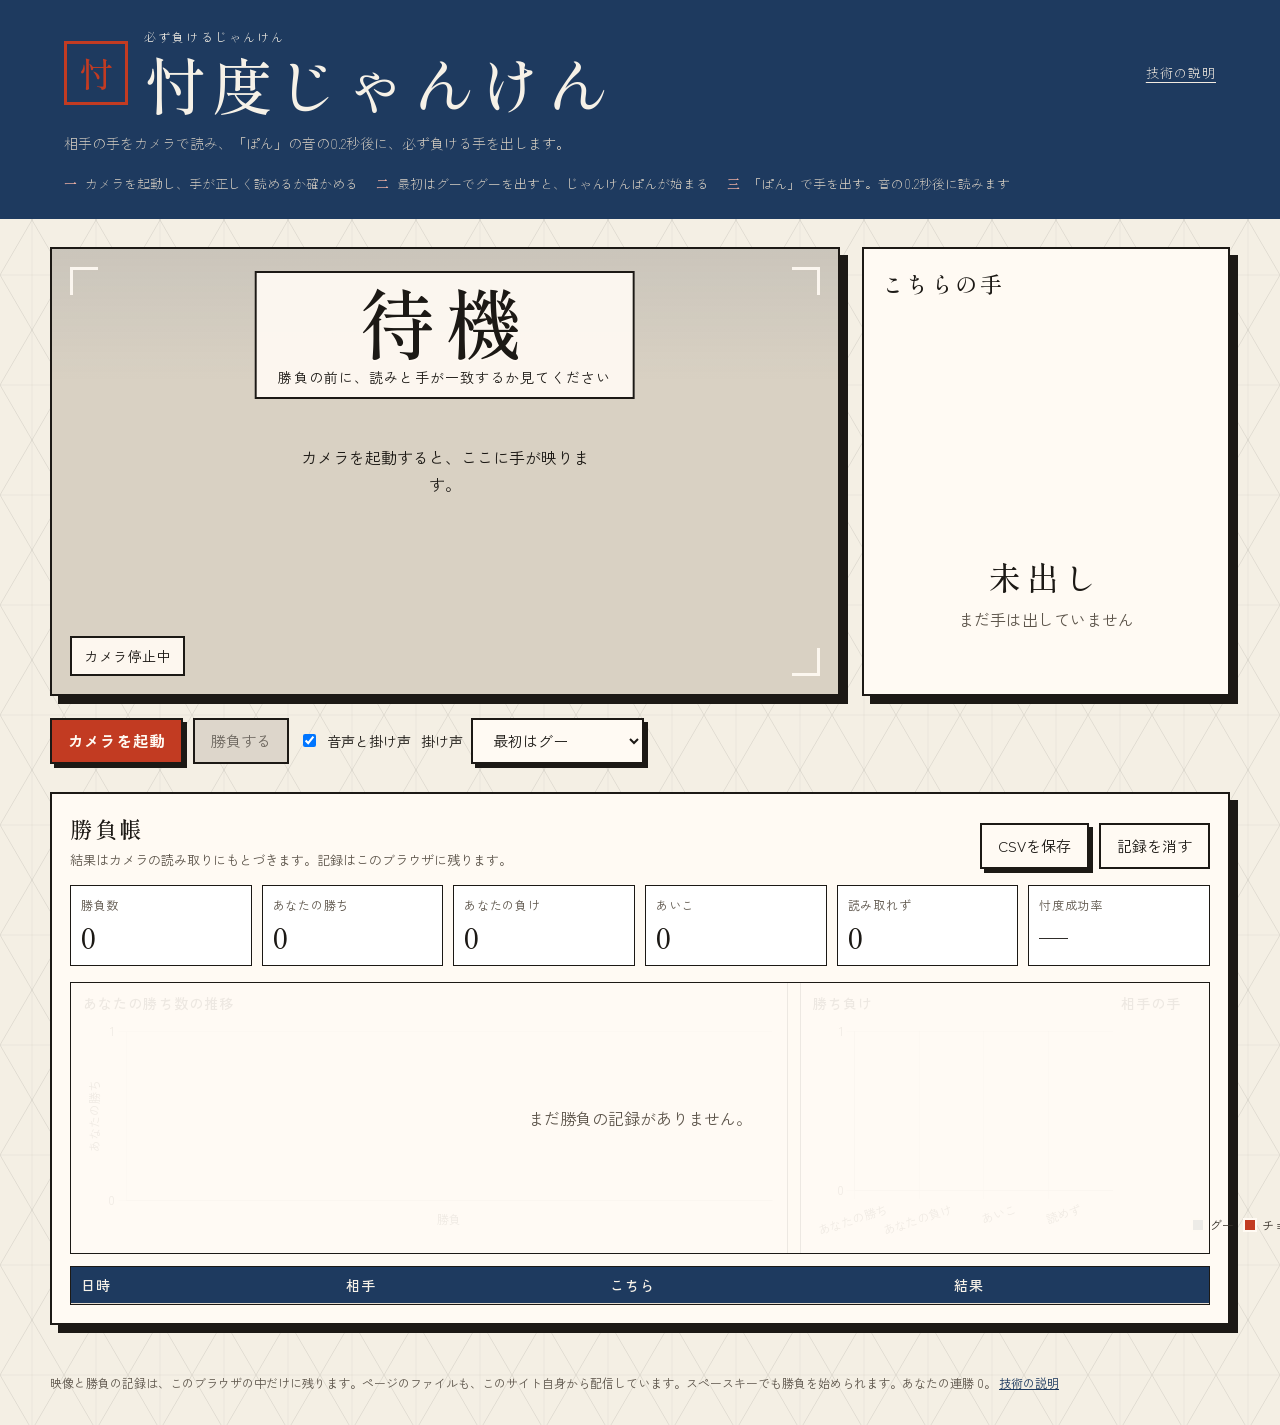
<file: sontaku/index.html>
<!DOCTYPE html>
<html lang="ja">
<head>
  <meta charset="UTF-8">
  <meta name="viewport" content="width=device-width, initial-scale=1">
  <meta name="theme-color" content="#1e3a5f">
  <title>忖度じゃんけん</title>
  <link rel="stylesheet" href="css/fonts.css">
  <link rel="stylesheet" href="css/style.css">
</head>
<body>
  <header class="top">
    <div class="brand">
      <div class="brand-seal" aria-hidden="true">忖</div>
      <div>
        <p class="eyebrow">必ず負けるじゃんけん</p>
        <h1>忖度じゃんけん</h1>
      </div>
      <a class="top-link" href="tech.html">技術の説明</a>
    </div>
    <p class="lede">相手の手をカメラで読み、「ぽん」の音の0.2秒後に、必ず負ける手を出します。</p>
    <ol class="steps">
      <li><span>一</span>カメラを起動し、手が正しく読めるか確かめる</li>
      <li><span>二</span>最初はグーでグーを出すと、じゃんけんぽんが始まる</li>
      <li><span>三</span>「ぽん」で手を出す。音の0.2秒後に読みます</li>
    </ol>
  </header>

  <main>
    <section class="stage-grid" aria-label="勝負">
      <div class="camera-card">
        <canvas id="stage" width="960" height="540"></canvas>
        <video id="video" playsinline muted></video>
        <div class="finder" aria-hidden="true"><i></i><i></i><i></i><i></i></div>
        <div class="call-overlay">
          <strong id="call">待機</strong>
          <span id="call-sub">勝負の前に、読みと手が一致するか見てください</span>
        </div>
        <p id="pill" class="pill">カメラ停止中</p>
        <div id="watch-bar" class="watch-bar" hidden><span></span></div>
        <div id="idle-message" class="idle-message">
          <p id="idle-text">カメラを起動すると、ここに手が映ります。</p>
        </div>
      </div>

      <aside class="throw-card" aria-live="polite">
        <h2>こちらの手</h2>
        <div class="hand-stage">
          <div id="seal" class="seal" hidden>負</div>
          <div id="hand-art" class="hand-art"></div>
        </div>
        <p id="hand-name" class="hand-name">未出し</p>
        <p id="excuse" class="excuse">まだ手は出していません</p>
        <p id="result-label" class="result-label"></p>
      </aside>
    </section>

    <div class="controls">
      <button id="camera-btn" class="ghost" type="button">カメラを起動</button>
      <button id="start-btn" class="primary" type="button" disabled>勝負する</button>
      <label class="sound"><input id="sound" type="checkbox" checked>音声と掛け声</label>
      <label class="sound">
        掛け声
        <select id="call-style" class="field">
          <option value="formal">最初はグー</option>
          <option value="quick">じゃんけんぽん</option>
        </select>
      </label>
      <label class="sound" id="device-label" hidden>
        カメラ
        <select id="device" class="field"></select>
      </label>
    </div>

    <section class="book" aria-label="勝負帳">
      <div class="book-head">
        <div>
          <h2>勝負帳</h2>
          <p class="note">結果はカメラの読み取りにもとづきます。記録はこのブラウザに残ります。</p>
        </div>
        <div class="controls controls-tight">
          <button id="csv-btn" class="ghost" type="button">CSVを保存</button>
          <button id="clear-btn" class="textish" type="button">記録を消す</button>
        </div>
      </div>

      <div class="kpis">
        <div class="kpi"><span>勝負数</span><strong id="kpi-total">0</strong></div>
        <div class="kpi"><span>あなたの勝ち</span><strong id="kpi-lose">0</strong></div>
        <div class="kpi"><span>あなたの負け</span><strong id="kpi-win">0</strong></div>
        <div class="kpi"><span>あいこ</span><strong id="kpi-draw">0</strong></div>
        <div class="kpi"><span>読み取れず</span><strong id="kpi-unread">0</strong></div>
        <div class="kpi"><span>忖度成功率</span><strong id="kpi-rate">—</strong></div>
      </div>

      <div class="charts">
        <article class="chart-card">
          <h3>あなたの勝ち数の推移</h3>
          <div class="chart-box"><canvas id="line-chart"></canvas></div>
        </article>
        <article class="chart-card split">
          <div>
            <h3>勝ち負け</h3>
            <div class="chart-box"><canvas id="bar-chart"></canvas></div>
          </div>
          <div>
            <h3>相手の手</h3>
            <div class="chart-box"><canvas id="hand-chart"></canvas></div>
          </div>
        </article>
        <div id="empty-charts" class="empty-charts">まだ勝負の記録がありません。</div>
      </div>

      <div class="log-wrap">
        <table>
          <thead>
            <tr><th>日時</th><th>相手</th><th>こちら</th><th>結果</th></tr>
          </thead>
          <tbody id="log-body"></tbody>
        </table>
      </div>
    </section>
  </main>

  <p class="foot">映像と勝負の記録は、このブラウザの中だけに残ります。ページのファイルも、このサイト自身から配信しています。スペースキーでも勝負を始められます。あなたの連勝 <span id="streak">0</span>。 <a href="tech.html">技術の説明</a></p>

  <script src="vendor/chart/chart.umd.min.js"></script>
  <script type="module" src="js/app.js"></script>
</body>
</html>
</file>
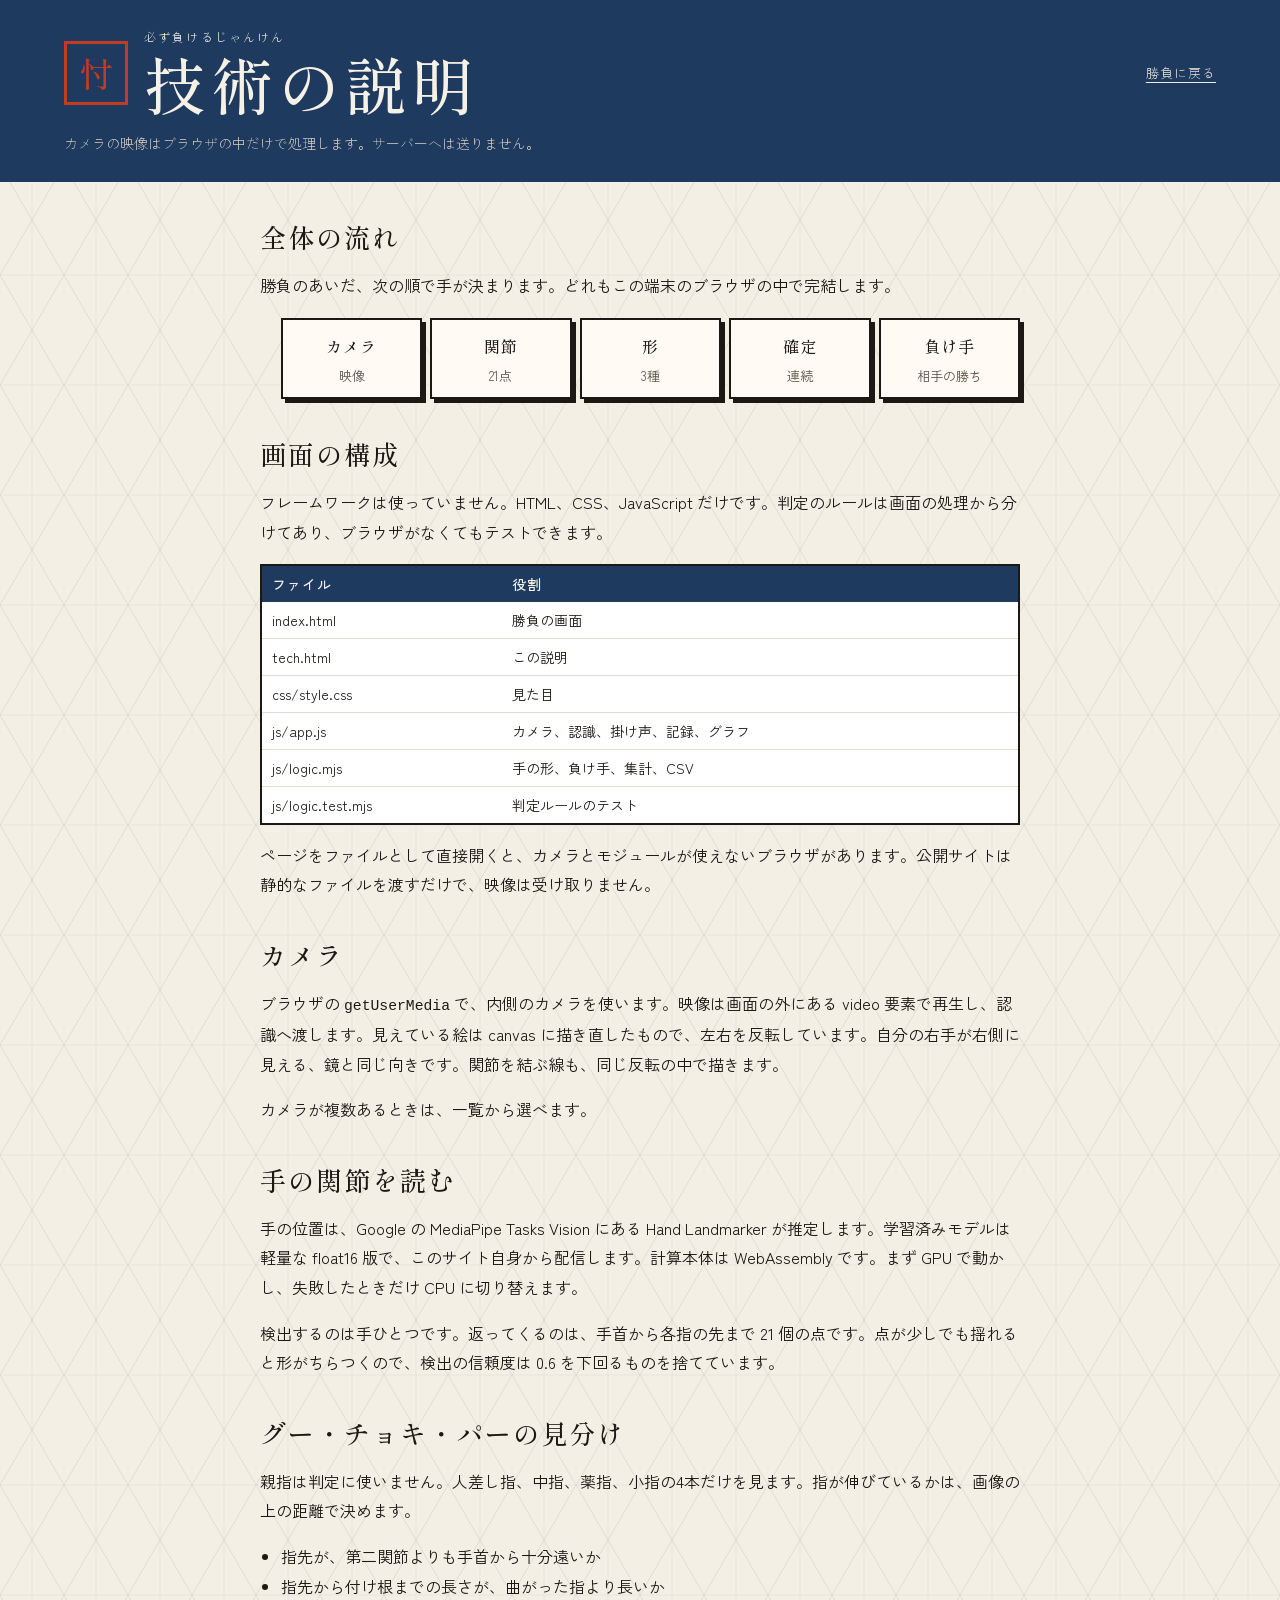
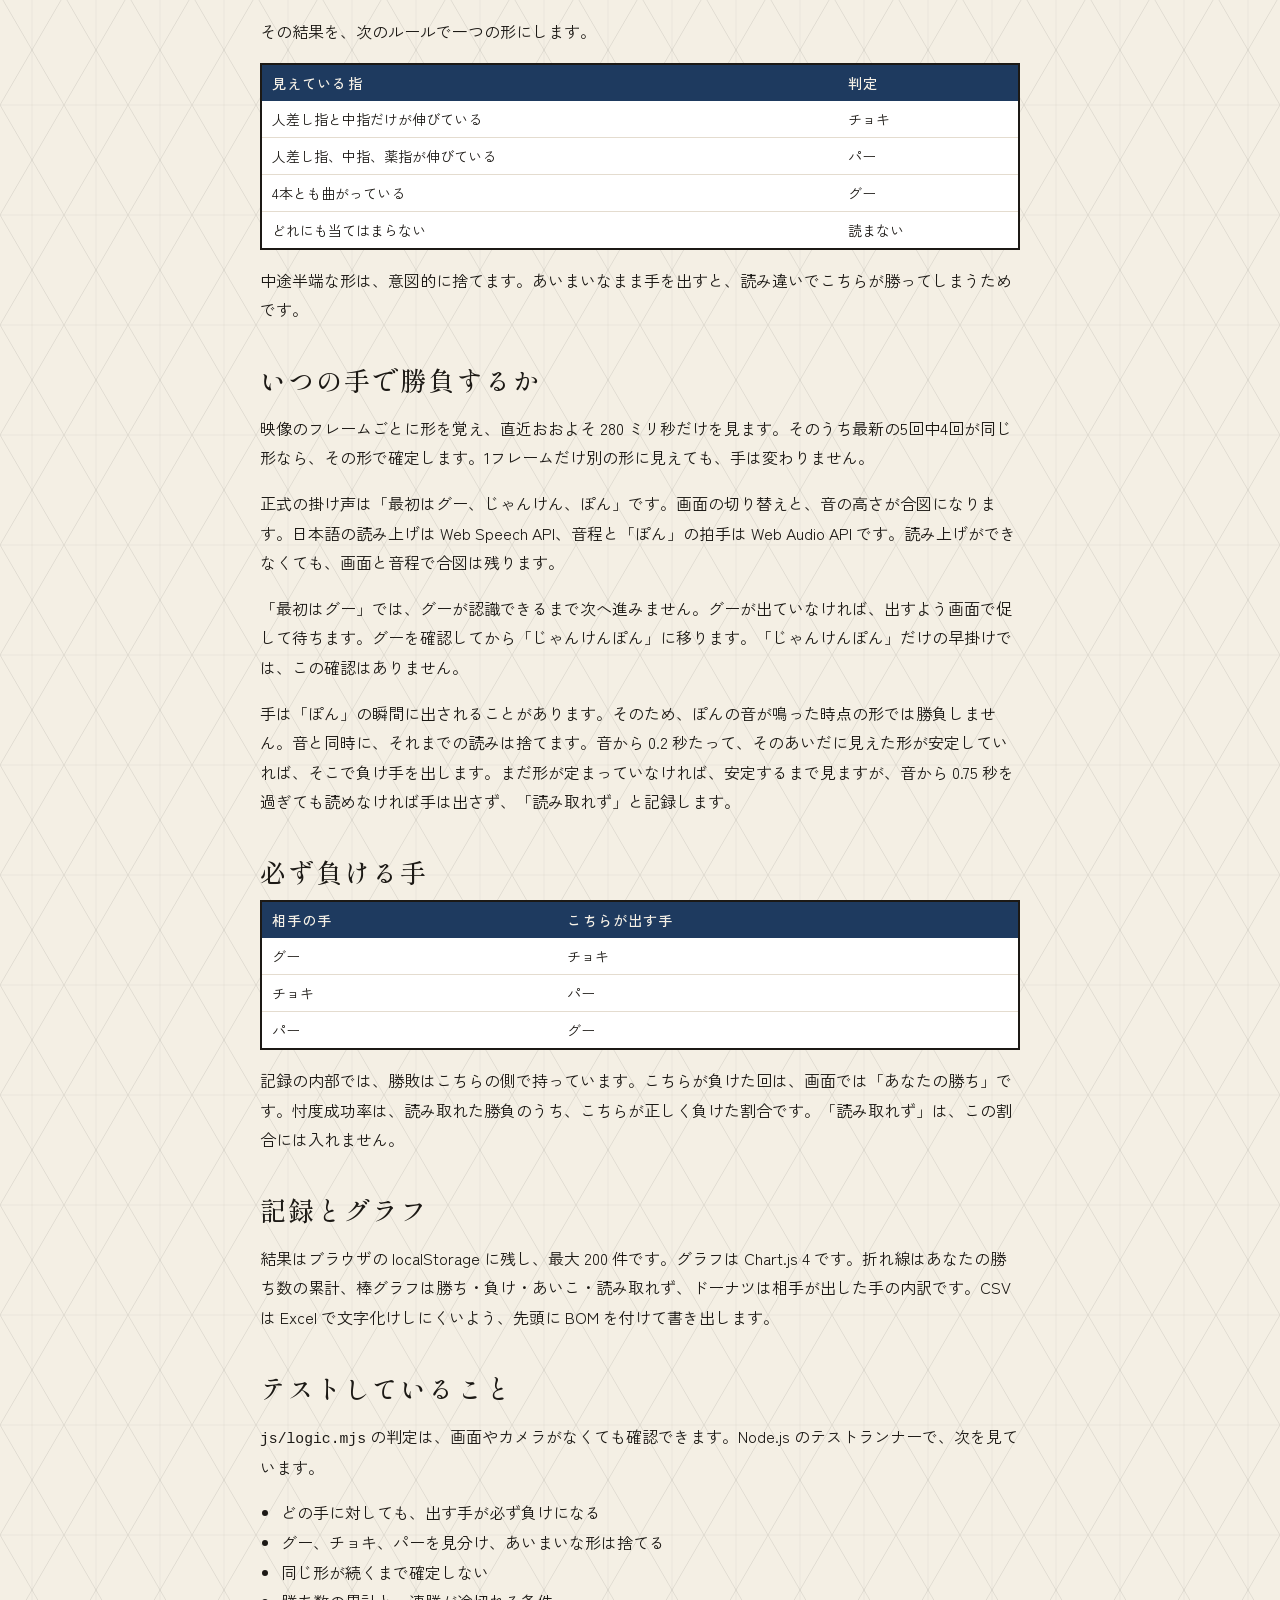
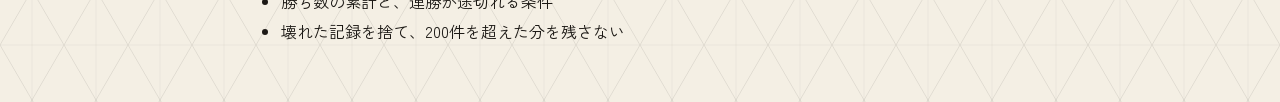
<file: sontaku/tech.html>
<!DOCTYPE html>
<html lang="ja">
<head>
  <meta charset="UTF-8">
  <meta name="viewport" content="width=device-width, initial-scale=1">
  <meta name="theme-color" content="#1e3a5f">
  <title>技術の説明 — 忖度じゃんけん</title>
  <link rel="stylesheet" href="css/fonts.css">
  <link rel="stylesheet" href="css/style.css">
</head>
<body>
  <header class="top">
    <div class="brand">
      <div class="brand-seal" aria-hidden="true">忖</div>
      <div>
        <p class="eyebrow">必ず負けるじゃんけん</p>
        <h1>技術の説明</h1>
      </div>
      <a class="top-link" href="index.html">勝負に戻る</a>
    </div>
    <p class="lede">カメラの映像はブラウザの中だけで処理します。サーバーへは送りません。</p>
  </header>

  <article class="doc">
    <h2>全体の流れ</h2>
    <p>勝負のあいだ、次の順で手が決まります。どれもこの端末のブラウザの中で完結します。</p>
    <ol class="flow">
      <li><b>カメラ</b><span>映像</span></li>
      <li><b>関節</b><span>21点</span></li>
      <li><b>形</b><span>3種</span></li>
      <li><b>確定</b><span>連続</span></li>
      <li><b>負け手</b><span>相手の勝ち</span></li>
    </ol>

    <h2>画面の構成</h2>
    <p>フレームワークは使っていません。HTML、CSS、JavaScript だけです。判定のルールは画面の処理から分けてあり、ブラウザがなくてもテストできます。</p>
    <table class="pair">
      <thead>
        <tr><th>ファイル</th><th>役割</th></tr>
      </thead>
      <tbody>
        <tr><td>index.html</td><td>勝負の画面</td></tr>
        <tr><td>tech.html</td><td>この説明</td></tr>
        <tr><td>css/style.css</td><td>見た目</td></tr>
        <tr><td>js/app.js</td><td>カメラ、認識、掛け声、記録、グラフ</td></tr>
        <tr><td>js/logic.mjs</td><td>手の形、負け手、集計、CSV</td></tr>
        <tr><td>js/logic.test.mjs</td><td>判定ルールのテスト</td></tr>
      </tbody>
    </table>
    <p>ページをファイルとして直接開くと、カメラとモジュールが使えないブラウザがあります。公開サイトは静的なファイルを渡すだけで、映像は受け取りません。</p>

    <h2>カメラ</h2>
    <p>ブラウザの <code>getUserMedia</code> で、内側のカメラを使います。映像は画面の外にある video 要素で再生し、認識へ渡します。見えている絵は canvas に描き直したもので、左右を反転しています。自分の右手が右側に見える、鏡と同じ向きです。関節を結ぶ線も、同じ反転の中で描きます。</p>
    <p>カメラが複数あるときは、一覧から選べます。</p>

    <h2>手の関節を読む</h2>
    <p>手の位置は、Google の MediaPipe Tasks Vision にある Hand Landmarker が推定します。学習済みモデルは軽量な float16 版で、このサイト自身から配信します。計算本体は WebAssembly です。まず GPU で動かし、失敗したときだけ CPU に切り替えます。</p>
    <p>検出するのは手ひとつです。返ってくるのは、手首から各指の先まで 21 個の点です。点が少しでも揺れると形がちらつくので、検出の信頼度は 0.6 を下回るものを捨てています。</p>

    <h2>グー・チョキ・パーの見分け</h2>
    <p>親指は判定に使いません。人差し指、中指、薬指、小指の4本だけを見ます。指が伸びているかは、画像の上の距離で決めます。</p>
    <ul>
      <li>指先が、第二関節よりも手首から十分遠いか</li>
      <li>指先から付け根までの長さが、曲がった指より長いか</li>
    </ul>
    <p>その結果を、次のルールで一つの形にします。</p>
    <table class="pair">
      <thead>
        <tr><th>見えている指</th><th>判定</th></tr>
      </thead>
      <tbody>
        <tr><td>人差し指と中指だけが伸びている</td><td>チョキ</td></tr>
        <tr><td>人差し指、中指、薬指が伸びている</td><td>パー</td></tr>
        <tr><td>4本とも曲がっている</td><td>グー</td></tr>
        <tr><td>どれにも当てはまらない</td><td>読まない</td></tr>
      </tbody>
    </table>
    <p>中途半端な形は、意図的に捨てます。あいまいなまま手を出すと、読み違いでこちらが勝ってしまうためです。</p>

    <h2>いつの手で勝負するか</h2>
    <p>映像のフレームごとに形を覚え、直近おおよそ 280 ミリ秒だけを見ます。そのうち最新の5回中4回が同じ形なら、その形で確定します。1フレームだけ別の形に見えても、手は変わりません。</p>
    <p>正式の掛け声は「最初はグー、じゃんけん、ぽん」です。画面の切り替えと、音の高さが合図になります。日本語の読み上げは Web Speech API、音程と「ぽん」の拍手は Web Audio API です。読み上げができなくても、画面と音程で合図は残ります。</p>
    <p>「最初はグー」では、グーが認識できるまで次へ進みません。グーが出ていなければ、出すよう画面で促して待ちます。グーを確認してから「じゃんけんぽん」に移ります。「じゃんけんぽん」だけの早掛けでは、この確認はありません。</p>
    <p>手は「ぽん」の瞬間に出されることがあります。そのため、ぽんの音が鳴った時点の形では勝負しません。音と同時に、それまでの読みは捨てます。音から 0.2 秒たって、そのあいだに見えた形が安定していれば、そこで負け手を出します。まだ形が定まっていなければ、安定するまで見ますが、音から 0.75 秒を過ぎても読めなければ手は出さず、「読み取れず」と記録します。</p>

    <h2>必ず負ける手</h2>
    <table class="pair">
      <thead>
        <tr><th>相手の手</th><th>こちらが出す手</th></tr>
      </thead>
      <tbody>
        <tr><td>グー</td><td>チョキ</td></tr>
        <tr><td>チョキ</td><td>パー</td></tr>
        <tr><td>パー</td><td>グー</td></tr>
      </tbody>
    </table>
    <p>記録の内部では、勝敗はこちらの側で持っています。こちらが負けた回は、画面では「あなたの勝ち」です。忖度成功率は、読み取れた勝負のうち、こちらが正しく負けた割合です。「読み取れず」は、この割合には入れません。</p>

    <h2>記録とグラフ</h2>
    <p>結果はブラウザの localStorage に残し、最大 200 件です。グラフは Chart.js 4 です。折れ線はあなたの勝ち数の累計、棒グラフは勝ち・負け・あいこ・読み取れず、ドーナツは相手が出した手の内訳です。CSV は Excel で文字化けしにくいよう、先頭に BOM を付けて書き出します。</p>

    <h2>テストしていること</h2>
    <p><code>js/logic.mjs</code> の判定は、画面やカメラがなくても確認できます。Node.js のテストランナーで、次を見ています。</p>
    <ul>
      <li>どの手に対しても、出す手が必ず負けになる</li>
      <li>グー、チョキ、パーを見分け、あいまいな形は捨てる</li>
      <li>同じ形が続くまで確定しない</li>
      <li>勝ち数の累計と、連勝が途切れる条件</li>
      <li>壊れた記録を捨て、200件を超えた分を残さない</li>
    </ul>
  </article>
</body>
</html>
</file>
<file: sontaku/css/fonts.css>
@font-face {
  font-family: "Shippori Mincho";
  font-style: normal;
  font-display: swap;
  font-weight: 500;
  src: url("../fonts/shippori-mincho-latin-500-normal.woff2") format("woff2");
  unicode-range: U+0000-00FF,U+0131,U+0152-0153,U+02BB-02BC,U+02C6,U+02DA,U+02DC,U+0304,U+0308,U+0329,U+2000-206F,U+20AC,U+2122,U+2191,U+2193,U+2212,U+2215,U+FEFF,U+FFFD;
}

@font-face {
  font-family: "Shippori Mincho";
  font-style: normal;
  font-display: swap;
  font-weight: 500;
  src: url("../fonts/shippori-mincho-latin-ext-500-normal.woff2") format("woff2");
  unicode-range: U+0100-02BA,U+02BD-02C5,U+02C7-02CC,U+02CE-02D7,U+02DD-02FF,U+0304,U+0308,U+0329,U+1D00-1DBF,U+1E00-1E9F,U+1EF2-1EFF,U+2020,U+20A0-20AB,U+20AD-20C0,U+2113,U+2C60-2C7F,U+A720-A7FF;
}

@font-face {
  font-family: "Shippori Mincho";
  font-style: normal;
  font-display: swap;
  font-weight: 500;
  src: url("../fonts/shippori-mincho-japanese-500-normal.woff2") format("woff2");
}

@font-face {
  font-family: "Shippori Mincho";
  font-style: normal;
  font-display: swap;
  font-weight: 700;
  src: url("../fonts/shippori-mincho-latin-700-normal.woff2") format("woff2");
  unicode-range: U+0000-00FF,U+0131,U+0152-0153,U+02BB-02BC,U+02C6,U+02DA,U+02DC,U+0304,U+0308,U+0329,U+2000-206F,U+20AC,U+2122,U+2191,U+2193,U+2212,U+2215,U+FEFF,U+FFFD;
}

@font-face {
  font-family: "Shippori Mincho";
  font-style: normal;
  font-display: swap;
  font-weight: 700;
  src: url("../fonts/shippori-mincho-latin-ext-700-normal.woff2") format("woff2");
  unicode-range: U+0100-02BA,U+02BD-02C5,U+02C7-02CC,U+02CE-02D7,U+02DD-02FF,U+0304,U+0308,U+0329,U+1D00-1DBF,U+1E00-1E9F,U+1EF2-1EFF,U+2020,U+20A0-20AB,U+20AD-20C0,U+2113,U+2C60-2C7F,U+A720-A7FF;
}

@font-face {
  font-family: "Shippori Mincho";
  font-style: normal;
  font-display: swap;
  font-weight: 700;
  src: url("../fonts/shippori-mincho-japanese-700-normal.woff2") format("woff2");
}

@font-face {
  font-family: "Zen Kaku Gothic New";
  font-style: normal;
  font-display: swap;
  font-weight: 300;
  src: url("../fonts/zen-kaku-gothic-new-latin-300-normal.woff2") format("woff2");
  unicode-range: U+0000-00FF,U+0131,U+0152-0153,U+02BB-02BC,U+02C6,U+02DA,U+02DC,U+0304,U+0308,U+0329,U+2000-206F,U+20AC,U+2122,U+2191,U+2193,U+2212,U+2215,U+FEFF,U+FFFD;
}

@font-face {
  font-family: "Zen Kaku Gothic New";
  font-style: normal;
  font-display: swap;
  font-weight: 300;
  src: url("../fonts/zen-kaku-gothic-new-latin-ext-300-normal.woff2") format("woff2");
  unicode-range: U+0100-02BA,U+02BD-02C5,U+02C7-02CC,U+02CE-02D7,U+02DD-02FF,U+0304,U+0308,U+0329,U+1D00-1DBF,U+1E00-1E9F,U+1EF2-1EFF,U+2020,U+20A0-20AB,U+20AD-20C4,U+2113,U+2C60-2C7F,U+A720-A7FF;
}

@font-face {
  font-family: "Zen Kaku Gothic New";
  font-style: normal;
  font-display: swap;
  font-weight: 300;
  src: url("../fonts/zen-kaku-gothic-new-japanese-300-normal.woff2") format("woff2");
}

@font-face {
  font-family: "Zen Kaku Gothic New";
  font-style: normal;
  font-display: swap;
  font-weight: 400;
  src: url("../fonts/zen-kaku-gothic-new-latin-400-normal.woff2") format("woff2");
  unicode-range: U+0000-00FF,U+0131,U+0152-0153,U+02BB-02BC,U+02C6,U+02DA,U+02DC,U+0304,U+0308,U+0329,U+2000-206F,U+20AC,U+2122,U+2191,U+2193,U+2212,U+2215,U+FEFF,U+FFFD;
}

@font-face {
  font-family: "Zen Kaku Gothic New";
  font-style: normal;
  font-display: swap;
  font-weight: 400;
  src: url("../fonts/zen-kaku-gothic-new-latin-ext-400-normal.woff2") format("woff2");
  unicode-range: U+0100-02BA,U+02BD-02C5,U+02C7-02CC,U+02CE-02D7,U+02DD-02FF,U+0304,U+0308,U+0329,U+1D00-1DBF,U+1E00-1E9F,U+1EF2-1EFF,U+2020,U+20A0-20AB,U+20AD-20C4,U+2113,U+2C60-2C7F,U+A720-A7FF;
}

@font-face {
  font-family: "Zen Kaku Gothic New";
  font-style: normal;
  font-display: swap;
  font-weight: 400;
  src: url("../fonts/zen-kaku-gothic-new-japanese-400-normal.woff2") format("woff2");
}

@font-face {
  font-family: "Zen Kaku Gothic New";
  font-style: normal;
  font-display: swap;
  font-weight: 500;
  src: url("../fonts/zen-kaku-gothic-new-latin-500-normal.woff2") format("woff2");
  unicode-range: U+0000-00FF,U+0131,U+0152-0153,U+02BB-02BC,U+02C6,U+02DA,U+02DC,U+0304,U+0308,U+0329,U+2000-206F,U+20AC,U+2122,U+2191,U+2193,U+2212,U+2215,U+FEFF,U+FFFD;
}

@font-face {
  font-family: "Zen Kaku Gothic New";
  font-style: normal;
  font-display: swap;
  font-weight: 500;
  src: url("../fonts/zen-kaku-gothic-new-latin-ext-500-normal.woff2") format("woff2");
  unicode-range: U+0100-02BA,U+02BD-02C5,U+02C7-02CC,U+02CE-02D7,U+02DD-02FF,U+0304,U+0308,U+0329,U+1D00-1DBF,U+1E00-1E9F,U+1EF2-1EFF,U+2020,U+20A0-20AB,U+20AD-20C4,U+2113,U+2C60-2C7F,U+A720-A7FF;
}

@font-face {
  font-family: "Zen Kaku Gothic New";
  font-style: normal;
  font-display: swap;
  font-weight: 500;
  src: url("../fonts/zen-kaku-gothic-new-japanese-500-normal.woff2") format("woff2");
}

@font-face {
  font-family: "Zen Kaku Gothic New";
  font-style: normal;
  font-display: swap;
  font-weight: 700;
  src: url("../fonts/zen-kaku-gothic-new-latin-700-normal.woff2") format("woff2");
  unicode-range: U+0000-00FF,U+0131,U+0152-0153,U+02BB-02BC,U+02C6,U+02DA,U+02DC,U+0304,U+0308,U+0329,U+2000-206F,U+20AC,U+2122,U+2191,U+2193,U+2212,U+2215,U+FEFF,U+FFFD;
}

@font-face {
  font-family: "Zen Kaku Gothic New";
  font-style: normal;
  font-display: swap;
  font-weight: 700;
  src: url("../fonts/zen-kaku-gothic-new-latin-ext-700-normal.woff2") format("woff2");
  unicode-range: U+0100-02BA,U+02BD-02C5,U+02C7-02CC,U+02CE-02D7,U+02DD-02FF,U+0304,U+0308,U+0329,U+1D00-1DBF,U+1E00-1E9F,U+1EF2-1EFF,U+2020,U+20A0-20AB,U+20AD-20C4,U+2113,U+2C60-2C7F,U+A720-A7FF;
}

@font-face {
  font-family: "Zen Kaku Gothic New";
  font-style: normal;
  font-display: swap;
  font-weight: 700;
  src: url("../fonts/zen-kaku-gothic-new-japanese-700-normal.woff2") format("woff2");
}
</file>
<file: sontaku/css/style.css>
:root {
  --ink: #1c1915;
  --indigo: #1e3a5f;
  --vermilion: #c23b22;
  --gold: #8d6840;
  --moss: #2f6f4e;
  --paper: #f4efe4;
  --card: #fffaf3;
  --line: #1c1915;
  --muted: #5e564c;
  --skin: #f4d7c8;
  --shadow: 8px 8px 0 var(--ink);
  --mincho: "Shippori Mincho", "Yu Mincho", "Hiragino Mincho ProN", serif;
  --gothic: "Zen Kaku Gothic New", "Yu Gothic", "Hiragino Sans", sans-serif;
}

* { box-sizing: border-box; }

[hidden] { display: none !important; }

html, body { margin: 0; }

body {
  min-height: 100vh;
  color: var(--ink);
  font-family: var(--gothic);
  background-color: var(--paper);
  background-image: url("data:image/svg+xml;utf8,<svg xmlns='http://www.w3.org/2000/svg' width='64' height='110' viewBox='0 0 64 110'><g fill='none' stroke='%231c1915' stroke-opacity='0.045' stroke-width='1'><path d='M32 0 L64 55 L32 110 L0 55 Z'/><path d='M32 0 V110 M0 55 H64 M0 55 L32 0 L64 55 L32 110 Z'/></g></svg>");
}

button, select { font-family: inherit; }

button { cursor: pointer; }

button:disabled { cursor: not-allowed; }

:focus-visible {
  outline: 3px solid var(--vermilion);
  outline-offset: 3px;
}

.top {
  background: var(--indigo);
  color: #f6f1e7;
  padding: 28px clamp(20px, 5vw, 72px) 26px;
}

.brand {
  display: flex;
  flex-wrap: wrap;
  gap: 16px;
  align-items: center;
}

.top-link {
  margin-left: auto;
  font-size: 13px;
  font-weight: 300;
  letter-spacing: 0.08em;
  text-underline-offset: 4px;
}

.brand-seal {
  width: 64px;
  height: 64px;
  display: grid;
  place-items: center;
  flex: none;
  border: 3px solid var(--vermilion);
  color: var(--vermilion);
  font-family: var(--mincho);
  font-size: 34px;
  letter-spacing: 0;
}

.eyebrow {
  margin: 0 0 4px;
  letter-spacing: 0.18em;
  font-size: 12px;
  font-weight: 300;
}

h1 {
  margin: 0;
  font-family: var(--mincho);
  font-weight: 500;
  font-size: clamp(36px, 5vw, 62px);
  letter-spacing: 0.08em;
  line-height: 1.1;
}

.lede {
  max-width: 40rem;
  margin: 14px 0 0;
  line-height: 1.75;
  color: #ddd4c6;
  font-size: 14px;
  font-weight: 300;
}

.steps {
  display: flex;
  flex-wrap: wrap;
  gap: 10px 18px;
  margin: 18px 0 0;
  padding: 0;
  list-style: none;
}

.steps li {
  display: flex;
  gap: 8px;
  align-items: baseline;
  font-size: 13px;
  font-weight: 300;
  color: #ddd4c6;
}

.steps span {
  font-family: var(--mincho);
  color: #f0b2a6;
}

main {
  width: min(1180px, calc(100% - 32px));
  margin: 28px auto 48px;
  min-width: 0;
}

.stage-grid {
  display: grid;
  grid-template-columns: minmax(0, 1.5fr) minmax(220px, 0.7fr);
  gap: 22px;
}

.stage-grid > *,
.charts > *,
.chart-card,
.chart-box,
.book,
.log-wrap {
  min-width: 0;
}

.camera-card, .throw-card, .book {
  background: var(--card);
  border: 2px solid var(--line);
  box-shadow: var(--shadow);
}

.camera-card {
  position: relative;
  min-height: 420px;
  overflow: hidden;
  background: #d9d1c3;
}

#stage {
  display: block;
  width: 100%;
  height: 100%;
  min-height: 420px;
  background:
    linear-gradient(180deg, rgba(30, 58, 95, 0.08), transparent 30%),
    #d9d1c3;
}

#video {
  position: fixed;
  left: -4000px;
  width: 640px;
  height: 480px;
}

.finder {
  pointer-events: none;
  position: absolute;
  inset: 18px;
}

.finder i {
  position: absolute;
  width: 28px;
  height: 28px;
  border: 3px solid rgba(255, 250, 243, 0.92);
}

.finder i:nth-child(1) { top: 0; left: 0; border-right: 0; border-bottom: 0; }
.finder i:nth-child(2) { top: 0; right: 0; border-left: 0; border-bottom: 0; }
.finder i:nth-child(3) { bottom: 0; left: 0; border-right: 0; border-top: 0; }
.finder i:nth-child(4) { bottom: 0; right: 0; border-left: 0; border-top: 0; }

.call-overlay {
  pointer-events: none;
  position: absolute;
  left: 50%;
  top: 22px;
  transform: translateX(-50%);
  width: max-content;
  max-width: calc(100% - 48px);
  padding: 4px 22px 10px;
  text-align: center;
  color: var(--ink);
  background: rgba(255, 250, 243, 0.92);
  border: 2px solid var(--ink);
}

.call-overlay strong {
  display: block;
  font-family: var(--mincho);
  font-size: clamp(42px, 6vw, 84px);
  font-weight: 500;
  letter-spacing: 0.12em;
  line-height: 1.15;
  text-shadow: 0 2px 0 rgba(255, 250, 243, 0.8);
}

.call-overlay span {
  display: block;
  margin-top: 2px;
  font-size: 14px;
  letter-spacing: 0.08em;
  text-shadow: 0 1px 0 rgba(255, 250, 243, 0.85);
}

.call-overlay.pop strong {
  animation: pop 0.22s cubic-bezier(0.2, 1.4, 0.3, 1) both;
}

@keyframes pop {
  from { transform: scale(0.86); }
  to { transform: scale(1); }
}

.pill {
  position: absolute;
  left: 18px;
  bottom: 18px;
  margin: 0;
  padding: 8px 12px;
  background: rgba(255, 250, 243, 0.94);
  border: 2px solid var(--ink);
  font-size: 14px;
  letter-spacing: 0.04em;
}

.pill.stable { border-color: var(--moss); color: var(--moss); }
.pill.tentative { border-color: var(--gold); color: var(--gold); }

.watch-bar {
  position: absolute;
  left: 18px;
  right: 18px;
  bottom: 62px;
  height: 6px;
  background: rgba(255, 250, 243, 0.7);
  border: 1px solid var(--ink);
}

.watch-bar span {
  display: block;
  height: 100%;
  background: var(--vermilion);
  transform-origin: left center;
}

.watch-bar.run span { animation: deplete 0.2s linear both; }

@keyframes deplete {
  from { transform: scaleX(1); }
  to { transform: scaleX(0); }
}

.idle-message {
  position: absolute;
  inset: 0;
  display: grid;
  place-items: center;
  padding: 32px;
  text-align: center;
}

.idle-message p {
  margin: 0;
  max-width: 18rem;
  line-height: 1.7;
}

.throw-card {
  display: flex;
  flex-direction: column;
  padding: 18px 18px 16px;
  min-height: 420px;
}

.throw-card h2, .book h2 {
  margin: 0;
  font-family: var(--mincho);
  font-size: 22px;
  font-weight: 500;
  letter-spacing: 0.12em;
}

.hand-stage {
  position: relative;
  flex: 1;
  display: grid;
  place-items: center;
  min-height: 230px;
  margin: 12px 0;
}

.hand-art {
  width: min(220px, 100%);
}

.hand-art svg { display: block; width: 100%; height: auto; }

.hand-art.slam { animation: slam 0.28s cubic-bezier(0.2, 1.25, 0.3, 1) both; }

@keyframes slam {
  from { transform: translateY(-36px) scale(1.12); opacity: 0; }
  to { transform: none; opacity: 1; }
}

.hand-name {
  margin: 0;
  text-align: center;
  font-family: var(--mincho);
  font-size: 32px;
  letter-spacing: 0.18em;
}

.excuse, .result-label {
  margin: 8px 0 0;
  text-align: center;
}

.excuse {
  color: var(--muted);
  min-height: 1.5em;
}

.result-label {
  font-family: var(--mincho);
  font-size: 28px;
  letter-spacing: 0.08em;
  min-height: 1.4em;
}

.result-label.win-human { color: var(--vermilion); }
.result-label.lose-human { color: var(--indigo); }

.seal {
  position: absolute;
  top: 8px;
  right: 8px;
  width: 72px;
  height: 72px;
  display: grid;
  place-items: center;
  border: 4px solid var(--vermilion);
  color: var(--vermilion);
  font-family: var(--mincho);
  font-size: 36px;
  transform: rotate(-8deg);
  background: rgba(255, 250, 243, 0.72);
}

.seal.stamp { animation: stamp 0.32s cubic-bezier(0.2, 1.4, 0.4, 1) both; }
.seal.indigo { border-color: var(--indigo); color: var(--indigo); }

@keyframes stamp {
  from { transform: scale(1.6) rotate(-18deg); opacity: 0; }
  to { transform: scale(1) rotate(-8deg); opacity: 1; }
}

.controls {
  display: flex;
  flex-wrap: wrap;
  gap: 10px;
  align-items: center;
  margin-top: 22px;
}

.controls-tight { margin-top: 0; }

.primary, .ghost, .textish, select.field {
  border: 2px solid var(--ink);
  background: var(--card);
  color: var(--ink);
  min-height: 46px;
  padding: 0 16px;
  font-size: 15px;
  box-shadow: 4px 4px 0 var(--ink);
}

.primary {
  background: var(--vermilion);
  color: #fffaf3;
  font-weight: 700;
  letter-spacing: 0.08em;
}

.primary:disabled, .ghost:disabled {
  background: #ddd6cb;
  color: #6d675f;
  box-shadow: none;
}

.primary:active:not(:disabled), .ghost:active:not(:disabled) {
  transform: translate(2px, 2px);
  box-shadow: 2px 2px 0 var(--ink);
}

.textish {
  box-shadow: none;
  background: transparent;
}

select.field {
  max-width: 210px;
  padding-right: 28px;
}

.sound {
  display: flex;
  gap: 8px;
  align-items: center;
  min-height: 46px;
  font-size: 14px;
}

.book { margin-top: 28px; padding: 18px; }

.book-head {
  display: flex;
  justify-content: space-between;
  gap: 12px;
  align-items: end;
  flex-wrap: wrap;
}

.note {
  margin: 6px 0 0;
  color: var(--muted);
  font-size: 13px;
}

.kpis {
  display: grid;
  grid-template-columns: repeat(6, minmax(0, 1fr));
  gap: 10px;
  margin: 16px 0;
}

.kpi {
  border: 1.5px solid var(--ink);
  padding: 10px 10px 8px;
  background: #fff;
}

.kpi span {
  display: block;
  color: var(--muted);
  font-size: 12px;
  letter-spacing: 0.06em;
}

.kpi strong {
  display: block;
  margin-top: 4px;
  font-family: var(--mincho);
  font-size: 28px;
  font-weight: 500;
  letter-spacing: 0.04em;
}

.charts {
  position: relative;
  display: grid;
  grid-template-columns: 1.4fr 0.8fr;
  gap: 12px;
}

.chart-card {
  position: relative;
  border: 1.5px solid var(--ink);
  background: #fff;
  padding: 10px 12px 12px;
  min-height: 240px;
}

.chart-card h3 {
  margin: 0 0 8px;
  font-size: 14px;
  font-weight: 500;
  letter-spacing: 0.08em;
}

.chart-box { position: relative; height: 210px; }

.chart-card.split { display: grid; grid-template-columns: 1fr 1fr; gap: 8px; }
.chart-card.split .chart-box { height: 220px; }

.empty-charts {
  position: absolute;
  inset: 0;
  z-index: 2;
  display: grid;
  place-items: center;
  text-align: center;
  color: var(--muted);
  background: rgba(255, 250, 243, 0.92);
  border: 1.5px solid var(--ink);
}

.log-wrap { margin-top: 12px; overflow: auto; max-height: 320px; border: 1.5px solid var(--ink); }

table { width: 100%; border-collapse: collapse; font-size: 14px; background: #fff; }

th, td { padding: 8px 10px; text-align: left; border-bottom: 1px solid #e4dccf; white-space: nowrap; }

th {
  background: var(--indigo);
  color: #f6f1e7;
  font-weight: 500;
  letter-spacing: 0.08em;
}

.log-wrap th {
  position: sticky;
  top: 0;
}

tbody tr:last-child td { border-bottom: 0; }

.win-cell { color: var(--vermilion); font-weight: 700; }

.foot {
  width: min(1180px, calc(100% - 32px));
  margin: 0 auto 32px;
  color: var(--muted);
  font-size: 12px;
  line-height: 1.7;
}

.foot a,
.doc a {
  color: var(--indigo);
}

.top a {
  color: #f3ebe1;
  font-weight: 300;
}

.doc {
  width: min(760px, calc(100% - 32px));
  margin: 28px auto 56px;
}

.doc h2 {
  margin: 36px 0 10px;
  font-family: var(--mincho);
  font-size: 26px;
  font-weight: 500;
  letter-spacing: 0.08em;
}

.doc p, .doc li {
  line-height: 1.85;
  font-weight: 400;
}

.doc ul, .doc ol { padding-left: 1.3em; }

.doc code {
  font-family: Consolas, "Courier New", monospace;
  font-size: 0.92em;
}

.flow {
  display: grid;
  grid-template-columns: repeat(5, minmax(0, 1fr));
  gap: 8px;
  margin: 18px 0;
  padding: 0;
  list-style: none;
}

.flow li {
  margin: 0;
  padding: 12px 8px;
  text-align: center;
  background: var(--card);
  border: 2px solid var(--ink);
  box-shadow: 4px 4px 0 var(--ink);
}

.flow b, .flow span { display: block; }

.flow b {
  font-family: var(--mincho);
  font-weight: 500;
  letter-spacing: 0.06em;
}

.flow span {
  margin-top: 4px;
  color: var(--muted);
  font-size: 13px;
  line-height: 1.5;
}

.pair {
  width: 100%;
  border-collapse: collapse;
  background: #fff;
  border: 2px solid var(--ink);
}

.pair th, .pair td {
  white-space: normal;
  border-bottom: 1px solid #e4dccf;
}

.pair tr:last-child th, .pair tr:last-child td { border-bottom: 0; }

@media (max-width: 860px) {
  .stage-grid, .charts, .chart-card.split, .kpis { grid-template-columns: 1fr 1fr; }
  .kpis { grid-template-columns: repeat(3, minmax(0, 1fr)); }
  .camera-card, #stage, .throw-card { min-height: 320px; }
}

@media (max-width: 640px) {
  .top { padding: 20px 16px 18px; }
  .brand-seal { width: 48px; height: 48px; font-size: 26px; }
  h1 { font-size: 30px; letter-spacing: 0.04em; }
  .stage-grid, .charts, .chart-card.split { grid-template-columns: 1fr; }
  .kpis { grid-template-columns: 1fr 1fr; }
  .flow { grid-template-columns: 1fr; }
  .call-overlay strong { font-size: 40px; }
  .kpi strong { font-size: 24px; }
}

@media (prefers-reduced-motion: reduce) {
  .hand-art.slam, .seal.stamp, .call-overlay.pop strong, .watch-bar.run span {
    animation: none;
  }
}
</file>
